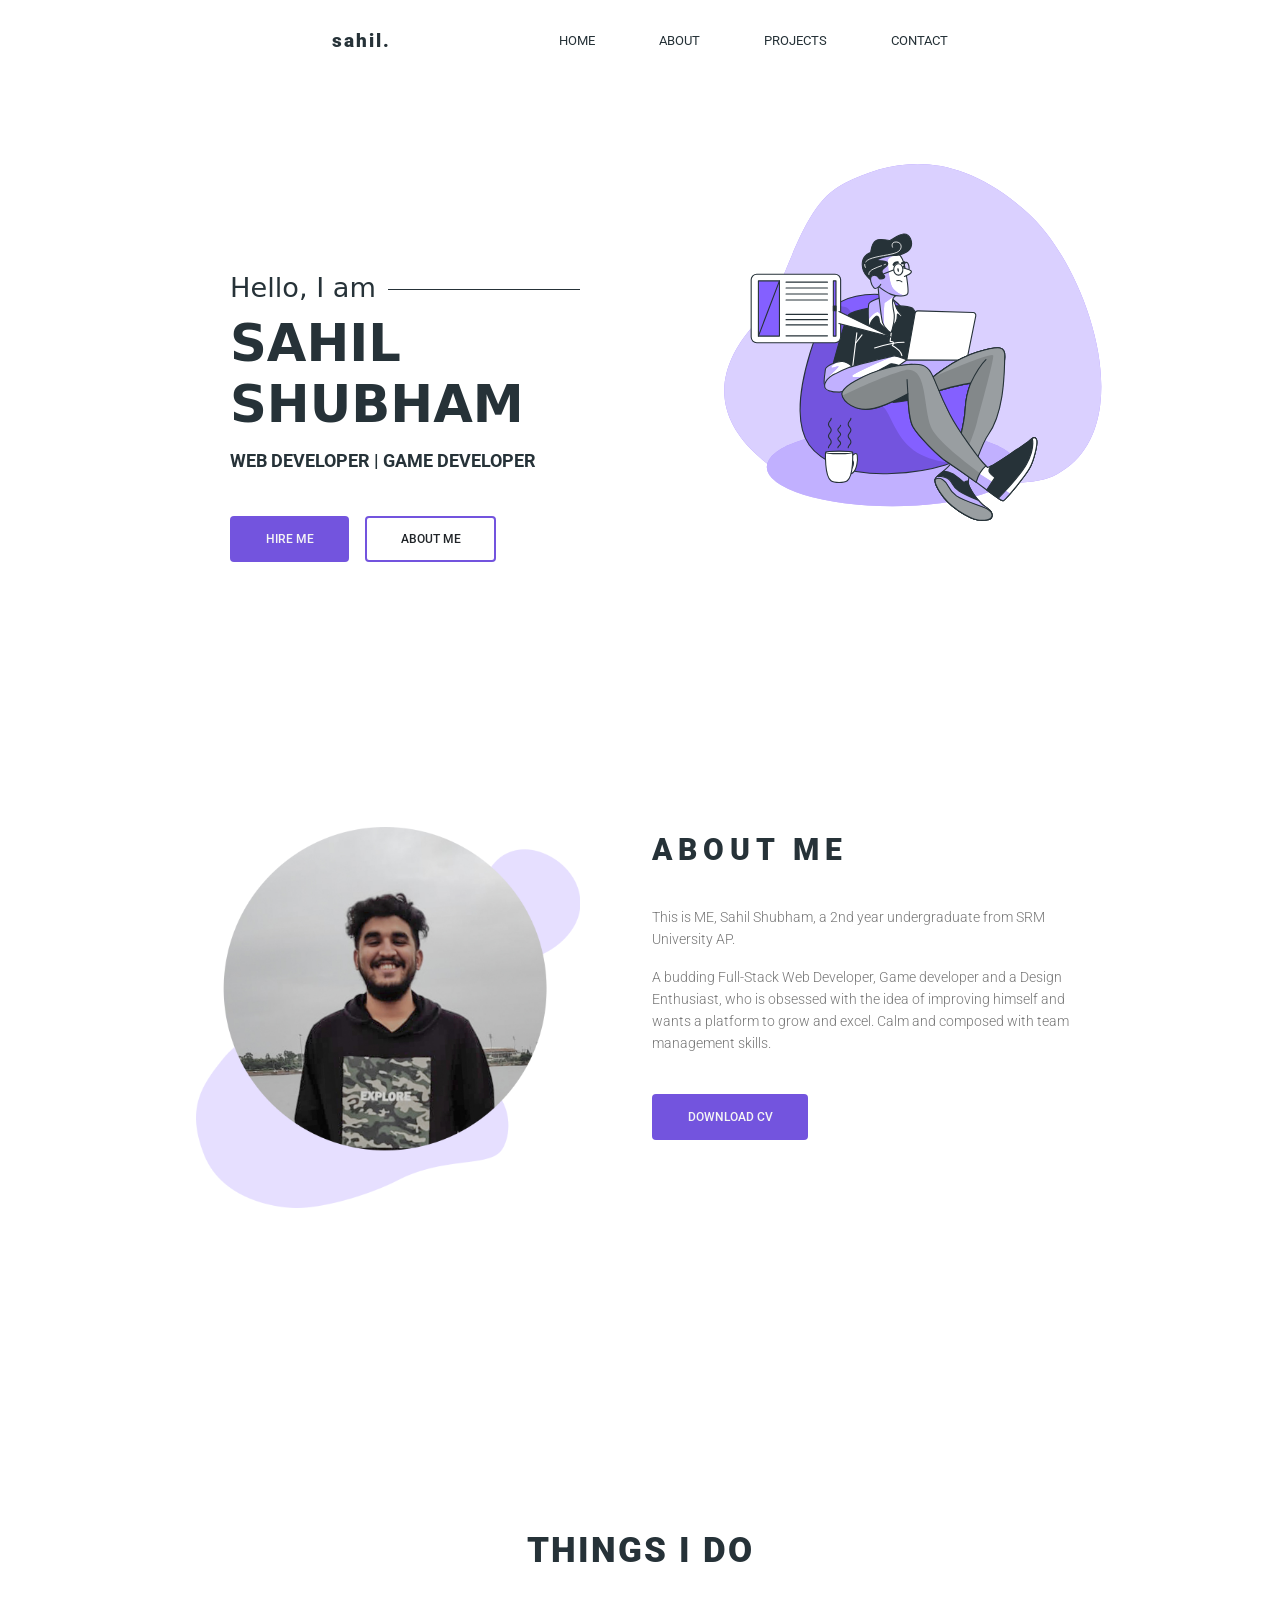
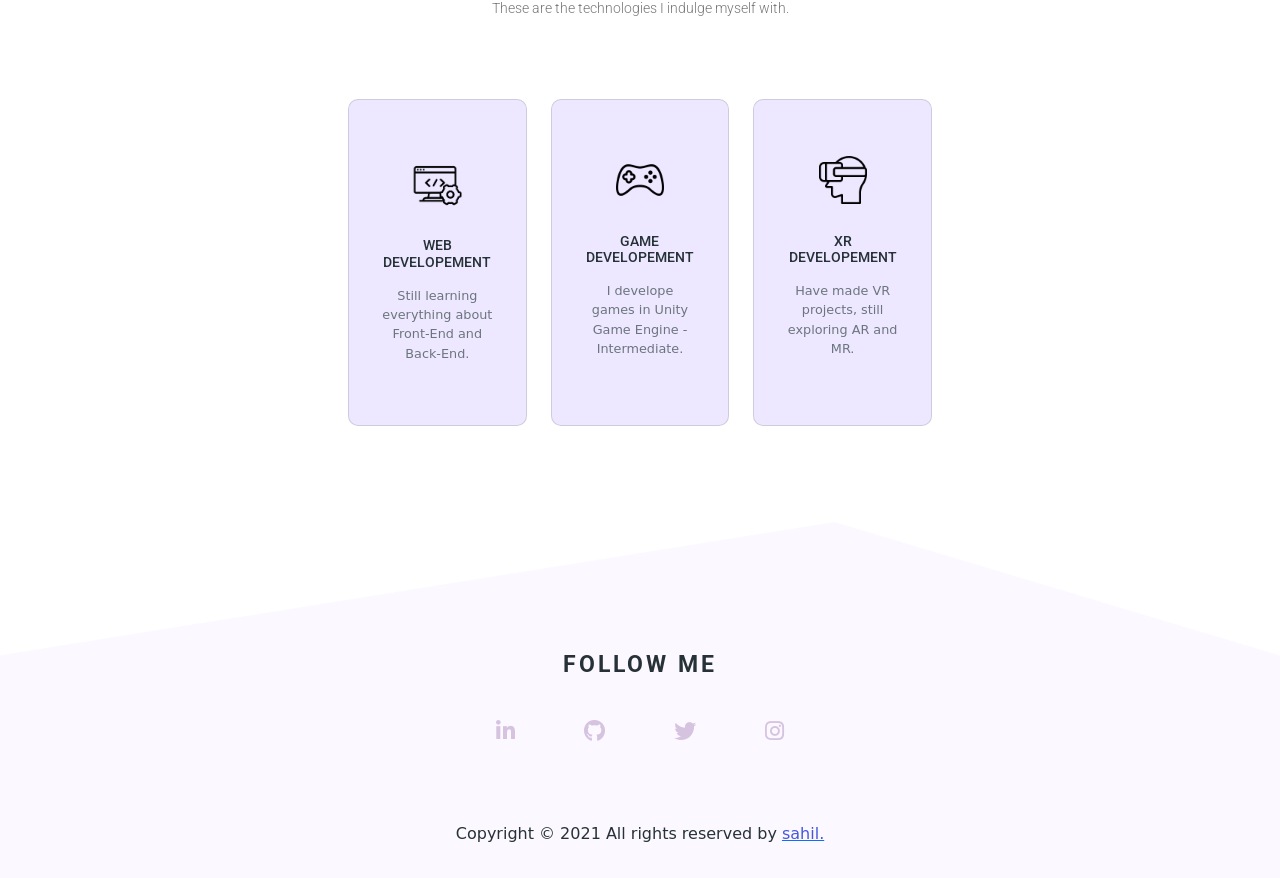
<file: index.html>
<!DOCTYPE html>
<html lang="en">
<head>
    <meta charset="UTF-8">
    <meta name="viewport" content="width=device-width, initial-scale=1">
    <title>Sahil</title>

    <!-- bootstrap css file -->
    <link rel="stylesheet" href="./css/bootstrap.min.css">

    <!-- font awesome icons -->
    <link rel="stylesheet" href="./css/all.min.css">

    <!-- custom css file -->
    <link rel="stylesheet" href="./css/style.css">
    
    <!-- global css file -->
    <link rel="stylesheet" href="./css/global.css">
    
    <!-- responsive css file -->
    <link rel="stylesheet" href="./css/responsive.css">


    <!-- google fonts -->
    <link rel="preconnect" href="https://fonts.gstatic.com">
    <link href="https://fonts.googleapis.com/css2?family=Roboto:wght@100;300;400;500;700;900&display=swap" rel="stylesheet">


</head>
<body>

    <!-- ============================== Start Header Area ============================== -->

    <header class="header_area">
        <div class="main-menu">
            <nav class="navbar navbar-expand-lg navbar-light">
                <div class="container-fluid">
                  <a class="navbar-brand" href="#">sahil.</a>
                  <button class="navbar-toggler" type="button" data-bs-toggle="collapse" data-bs-target="#navbarNav" aria-controls="navbarNav" aria-expanded="false" aria-label="Toggle navigation">
                    <span class="navbar-toggler-icon"></span>
                  </button>
                  <div class="collapse navbar-collapse" id="navbarNav">
                    <div class="me-auto"></div>
                    <ul class="navbar-nav">
                      <li class="nav-item">
                        <a class="nav-link active" aria-current="page" href="#home" >Home</a>
                      </li>
                      <li class="nav-item">
                        <a class="nav-link" href="#about">About</a>
                      </li>
                      <li class="nav-item">
                        <a class="nav-link" href="#projects">Projects</a>
                      </li>
                      <li class="nav-item">
                        <a class="nav-link" style="padding-right: 0;" href="#contact">Contact</a>
                      </li>
                      
                    </ul>
                  </div>
                </div>
              </nav>
        </div>
    </header>

    <!-- ============================== End Header Area ============================== -->
    

    <!-- ============================== Start Main Area ============================== -->
    
    <main id="home" class="site-main">

        <!-- ============================== Start Banner Area ============================== -->
            <section class="site-banner">
                <div class="container">
                    <div class="row center-this">
                        <div class="col-lg-6 col-md-6 col-sm-12 site-title">
                          <div class="site-intro">
                            <h3 class="">Hello, I am</h3>
                            <h1 class=" site-name text-uppercase">Sahil Shubham</h1>
                            <h4 class="title-text text-uppercase">Web Developer | game developer</h4>
                            <div class="site-buttons">
                                <div class="d-flex flex-row flex-warp">
                                    <button type="button" class="btn button primary-button mr-4 text-uppercase">Hire Me</button>
                                    <button type="button" class="btn button secondary-button text-uppercase">About Me </button>
                                </div>
                            </div>
                          </div>
                        </div>
                        <div class="col-lg-6 col-md-6 col-sm-12 banner-image">
                          <div class="banner-image-inside">
                            <img src="./img/banner/bannerrrrr2.svg" alt="banner-img" class="">

                          </div>
                        </div>
                    </div>
                </div>
            </section>
        <!-- ============================== End Banner Area ============================== -->

        <!-- ============================== Start About Area ============================== -->

            <section id="about" class="about-area">
              <div class="">
                <div class="row">
                  <div class="col-lg-6 col-md-6 col-sm-12 idk">
                    <div class="about-image">
                      <img src="./img/saaaahillllll.png" alt="about us image ">
                    </div>
                  </div>
                  <div class="col-lg-6 col-md-6 col-sm-12 about-title">
                    <h2 class="text-uppercase about-header">
                      <span class="title-text">About Me</span>
                    </h2>
                    <div class="paragraph">
                      <p class="para">
                        This is ME, Sahil Shubham, a 2nd year undergraduate from SRM University AP.
                      </p>
                      <p class="para">
                        
                        A budding Full-Stack Web Developer, Game developer and a Design Enthusiast,
                        who is obsessed with the idea of improving himself and wants a platform to grow and excel.
                        Calm and composed with team management skills.
                      </p>
                    </div>
                    <div class="button-cv">
                      <button type="button" class="btn button primary-button text-uppercase">Download cv</button>
                    </div>
                  </div>
                </div>
              </div>
            </section>

        <!-- ============================== End About Area ============================== -->


        <!-- ============================== Start Service Area ============================== -->

            <section id="projects" class="services-area">
              <div class="container">
                <div class="row">
                  <div class="col-lg-12 text-center services-title">
                    <h1 class="text-uppercase title-text">Things i do</h1>
                    <p class="para services-subtitile">
                      These are the technologies I indulge myself with.
                    </p>
                  </div>
                </div>
                <div class="container services-list">
                  <div class="row">

                    <div class="col-lg-4 card-group">
                      <div class="services card">
                        <div class="services-img text-center py-4">
                          <img src="./img/services/s1.png" alt="services-1" style="width: 3.3rem;">
                        </div>
                        <div class="card-body text-center">
                          <h5 class="card-title text-uppercase font-roboto">Web Developement</h5>
                          <p class="card-text text-secondary">
                            Still learning everything about Front-End and Back-End.
                          </p>
                        </div>
                      </div>
                    </div>

                    <div class="col-lg-4 card-group">
                      <div class="services card">
                        <div class="services-img text-center py-4">
                          <img src="./img/services/s2.png" alt="services-1">
                        </div>
                        <div class="card-body text-center">
                          <h5 class="card-title text-uppercase font-roboto">Game Developement</h5>
                          <p class="card-text text-secondary">
                            I develope games in Unity Game Engine - Intermediate.
                          </p>
                        </div>
                      </div>
                    </div>

                    <div class="col-lg-4 card-group">
                      <div class="services card">
                        <div class="services-img text-center py-4">
                          <img src="./img/services/s3.png" alt="services-1">
                        </div>
                        <div class="card-body text-center">
                          <h5 class="card-title text-uppercase font-roboto">XR Developement</h5>
                          <p class="card-text text-secondary">
                            Have made VR projects, still exploring AR and MR.
                          </p>
                        </div>
                      </div>
                    </div>

                  </div>
                </div>
              </div>
            </section>

        <!-- ============================== End Service Area ============================== -->
        

    </main>

    <!-- ============================== End Main Area ============================== -->
    
    <!-- ============================== Start Footer Area ============================== -->

    <footer id="contact" class="footer-area">
      <div class="container">
        <div class="">
          <div class="site-logo text-center py-4">
            <!-- <a href=""><img src="./img/logo.png" alt="logo"></a> -->
          </div>
          <div class="social text-center">
            <h5 class="text-uppercase">Follow Me</h5>
            <a href="https://www.linkedin.com/in/soilshubham/" target="_blank"><i class="fab fa-linkedin-in"></i></a>
            <a href="https://github.com/soilshubham" target="_blank"><i class="fab fa-github"></i></a>
            <a href="https://twitter.com/soilshubham" target="_blank"><i class="fab fa-twitter"></i></a>
            <a href="https://www.instagram.com/soilshubham/" target="_blank"><i class="fab fa-instagram"></i></a>
          </div>
          <div class="copyrights text-center">
            <div class="para">
              Copyright © 2021 All rights reserved by 
              <a href="">
                <span style="color: var(--primary-color);">sahil.</span>
              </a>
            </div>
          </div>
        </div>
      </div>
    </footer>

    <!-- ============================== End Footer Area ============================== -->


    <!-- jquery js file -->
    <script src="./js/jquery.js"></script>

    <!-- bootstrap js file -->
    <script src="./js/bootstrap.min.js"></script>

    <!--  custom js file  -->
    <script src="./js/main.js"></script>
    
</body>
</html>
</file>
<file: css/style.css>
html, body{
    margin: 0%;
    box-sizing: border-box;
    width: 100%;
    height: 100%;
    color: var(--text-color2);
    max-width: 100%;
    scroll-behavior: smooth;
}

/* CSS Variables */
:root{
    --primary-color: #4458dc;
    --primary-color2: #7354de;
    --title-color: #141313;
    --text-color: #777777;
    --text-color2: #263238;  
    --border-color: #201f1f17;  
    --gradient-color: linear-gradient(90deg, #5d54de 0%, #7354de 100%);
    --shadow-color:  0px 10px 30px rgba(118, 85, 225, 0.3);
    --box-shadow: 0px 8px 28px rgba(198, 182, 255, 0.692);
    --roboto: 'Roboto', sans-serif;
}

/* Start Navigation */


    .header_area .main-menu{
        transition: 0.6s;
        position: fixed;
        top: 0;
        width: 100vw;

    }

    .header_area .main-menu .navbar .navbar-brand{
        padding: 0 0rem 0 0rem;
    }

    .header_area .main-menu .navbar{
        padding: 1rem 20rem;
        background: white;

    }

    .header_area .main-menu .nav-item .nav-link{
        font: normal 400 13px/2px var(--roboto);
        text-transform: uppercase;
        margin: 0.8rem 0;
        padding: 0.7rem 2rem;
        color: var(--text-color2);
    }

    .header_area .main-menu .navbar .navbar-brand{
        font: normal 500 1.2rem/2px var(--roboto);
        color: var(--text-color2);
        font-weight: 900;
        letter-spacing: 2px;
    }

    .header_area .main-menu .navbar-nav .active a{
        color: var(--primary-color2);
    }

    .header_area .main-menu .navbar-nav a:hover{
        color: var(--primary-color2);
    }

/* End Navigation */

/* Start Banner Area */

    .site-main .site-banner {
        padding-top: 6rem;
    }
    .site-main .site-banner .site-title{
        padding-left: 0rem;
    }

    .site-main .site-banner .site-title h3{
        padding-top: 0;
        padding-bottom: 0%;
        font-size: 1.7rem;
        font-weight: 100;
    }

    .site-main .site-banner .site-title h3::after{
        content: "";
        height: 0.5px;
        width: 15vw;
        background: var(--text-color2);
        display: inline-block;
        margin-left: 3%;
        transform: translateY(-8px);
    }

    .site-main .site-banner .site-title h1{
        font-size: 3.2rem;
        font-weight: 700;
        padding: 0;
    }
    .site-main .site-banner .site-title h4{
        font-size: 1.1rem;
        margin-top: -0.3rem;
        font-weight: 700;
        padding: 0;

    }

    .site-main .site-banner .banner-image > img{
        margin-top: -3rem;
        width: 40vw;
    }

    .site-main .site-banner .site-buttons{
        margin-top: 2rem;
    }
    
/* End Banner Area */


/* Start About Area */

    .site-main .about-area{
        padding: 15rem 5rem 8rem 5rem;
    }

    .site-main .about-area .about-title h2 > span{
        display: block;
        font-weight: 900;
        letter-spacing: 6px;
        line-height: 2.9rem;
    }

    .site-main .about-area .about-title .paragraph{
        width:35vw;
        padding: 1.5rem 0 1.5rem 0;
    }

    .site-main .about-area .about-image img{
        width: 27rem;
        float: right;
        padding: 0rem 3rem 0 0;
    }

/* End About Area */

/* Start Services Area */

    .site-main .services-area{
        padding: 12rem 7rem 2rem 7rem;
    }
    
    .site-main .services-area .services-title{
        padding: 0rem 14rem;
    }
    .site-main .services-area .services-title h1{
        font-size: 35px;
        font-weight: 900;
        letter-spacing: 2px;
    }
    .site-main .services-area .services-title .services-subtitile{
        padding-top: 1rem;
    }

    .site-main .services-area .services-list{
        padding: 3rem 17.5vw;
    }

    .site-main .services-area .services{
        background: #e6dfffb9;
        padding: 2rem 0;
        margin: 1rem 0rem;
        transition: box-shadow 0.2s ease;
        border-radius: 10px;
    }

    .site-main .services-area .services .card-title{
        font-size: 0.85rem;
    }

    .site-main .services-area .services .card-body{
        padding: 0.3rem 2rem 1.4rem;
    }

    .site-main .services-area .services .services-img img{
        width: 3rem;
    }

    .site-main .services-area .services .card-text{
        font-size: 0.8rem;
        padding: 0.5rem 0;
    }

    .site-main .services-area .services:hover{
        box-shadow: var(--box-shadow);
    }

/* End Services Area */

/* Start Footer Area */

    footer.footer-area{
        padding: 5rem 0 2rem 0;
        background: url(../img/footer-bg.png);
        background-repeat: no-repeat;
        background-size: cover;
    }

    footer.footer-area .social h5{
        font: normal 700 23px/30px var(--roboto);
        letter-spacing: 3px;

    }
    
    footer.footer-area .social a > i{
        font-size: 22px;
        margin: 2rem;
        padding: 0;
        color: rgb(214, 195, 224);
    }
    
    footer.footer-area .social a:hover > i{
        color: var(--primary-color2);
    }

    footer.footer-area .copyrights{
        margin-top: 3rem;

    }
    /* End Footer Area */
</file>
<file: css/global.css>
.title-text{
    font: normal 700 30px/45px var(--roboto);
}

.text-uppercase{
    text-transform: uppercase;
}

.font-roboto{
    font-family: var(--roboto);
}

p.para{
    color: var(--text-color);
    font: normal 300 14px/22px var(--roboto);
}

.button{
    padding: .7rem 2.1rem;
    font: normal 500 12px/20px var(--roboto);
    position: relative;
    border-radius: 4px;
    margin-right: 4%;
    transition: background .2s ease;
}

.button.primary-button{
    background: var(--primary-color2);
    color: whitesmoke;
    border-color: transparent;
    border-width: 2px;
}

.button.primary-button:hover{
    background: transparent;
    color: black;
    border-color: var(--primary-color2);
}

.button.secondary-button{
    background: transparent;
    border-color: var(--primary-color2);
    border-width: 2px;
}

.button.secondary-button:hover{
    background: var(--primary-color2);
    color: whitesmoke;
    border-color: transparent;
}


.navbar_fixed{
    background: white;
    box-shadow: 0px 0px 35px rgba(198, 182, 255, 0.37);
    z-index: 999;
    transition: background 0.7s ease;
    

}
</file>
<file: css/responsive.css>
/* Extra small devices (phones, 600px and down) */
@media only screen and (max-width: 600px) {
    
    /* ======== navbar ======== */
    .header_area .main-menu .navbar{
        padding: 0.8rem 3rem;
    }

    .navbar-toggler{
        font-size: 13px;
    }
    .header_area .main-menu .nav-item .nav-link{
        font: normal 400 13px/2px var(--roboto);
        text-transform: uppercase;
        margin: 0.8rem 0;
        padding: 0.7rem 0rem;
        color: var(--text-color2);
    }

    .header_area .main-menu .navbar .navbar-brand{
        padding: 0 0rem 0 0rem;
        font-size: 16px;
    }
    /* ======= banner ========== */
    
    .site-main .site-banner .site-title{
        padding-left: 0rem;
        padding-top: 20rem;
    }

    .site-intro{
        padding-left: 2rem;
    }

    .site-main .site-banner .site-title h1{
        font-size: 1.8rem;
        width: 20rem;

    }

    .site-main .site-banner .site-title h4{
        font-size: 0.8rem;
        width: 20rem;
        margin: 0;
        padding-left: 0;
    }

    .site-main .site-banner .site-title h3{
        font-size: 1.2rem;
        padding-top: 0;
    }

    .site-main .site-banner .site-title h3::after{
        width: 30vw;
        margin-left: 4%;
        transform: translateY(-5px);
        height: 0.5px;
    }

    .site-main .site-banner .banner-image .banner-image-inside{
        display: flex;
        justify-content: center;
        width: 100%;
        margin-top: -145vw;
        margin-left: 0;
        margin-right: 0;
        width: 100%;
    }
    
    .site-main .site-banner .banner-image .banner-image-inside > img{
        width: 100vw;
    }

    .button{
        padding: .6rem 1.7rem;
        margin-top: -1rem;
    }

    /* ======== about area ========== */

    .site-main .about-area .about-image{
        display: flex;
        justify-content: center;
        width: 100%;
    }

    .site-main .about-area .about-image img{
        padding: 0rem 6rem;
        width: 100vw;
    }

    .site-main .about-area .row{
        width: 100vw;
    }

    .idk{
        width: 100vw;
    }
    

    .site-main .about-area .about-title h2{
        margin-top: 3.2rem;

    }

    .site-main .about-area .about-title{
        width: 100vw;
    }

    .site-main .about-area .about-title .title-text{
        text-align: center;
    }

    .site-main .about-area .about-title h2 > span{
        line-height: 2rem;
        letter-spacing: 5px;
        font-size: 25px;
        width: 100vw;
        padding-left: 0rem;
    }

    .site-main .about-area{
        padding: 18rem 0rem 8rem 0rem;
        width: 100vw;
    }

    .site-main .about-area .about-title .paragraph{
        width:100vw;
        padding: 1.7rem 2.4rem 2rem 2.4rem;
        text-align:center;
    }

    .site-main .about-area .about-title .paragraph .para{
        font-size: 11px;
        letter-spacing: 1px;
        width: 100%;
    }

    .site-main .about-area .about-title .button-cv{
        text-align: center;
        width: 100vw;
    }

    /* ======== things i do ========= */

    .site-main .services-area {
        width: 100vw;
        padding: 0;

    }

    .site-main .services-area .services{
        background: #e6dfffb9;
        padding: 2rem 0;
        margin: 1rem 8%;
        transition: box-shadow 0.2s ease;
        border-radius: 10px;
    }

    .site-main .services-area .services-list{
        padding: 3rem 0;
    }

    .site-main .services-area .services-title{
        padding: 0rem 0rem;
    }
    .site-main .services-area .services-title h1{
        font-size: 25px;
    }
    .site-main .services-area .services-title .services-subtitile{
        font-size: 11px;
    }

    /* ========== footer========= */

    footer.footer-area{
        width: 100vw;
        padding: 5rem 0 2rem 0;
    }

    footer.footer-area .social h5{
        margin-top: 7rem;
        font-size: 16px;
    }

    footer.footer-area .social a > i{
        font-size: 18px;
        margin: 1rem;
    }

    footer.footer-area .copyrights{
        font-size: 13px;
    }
}

/* Small devices (portrait tablets and large phones, 600px and up) */


@media only screen and (min-device-width : 600px) {

    
    .site-main .site-banner .site-title{
        padding-top: 11rem;
        padding-left: 10rem;
    }

    .site-intro{

    }

    .site-main .site-banner .site-title h1{


    }

    .site-main .site-banner .site-title h4{

    }

    .site-main .site-banner .site-title h3{

    }

    .site-main .site-banner .site-title h3::after{

    }

    .site-main .site-banner .banner-image .banner-image-inside{

    }
    
    .site-main .site-banner .banner-image .banner-image-inside > img{
        margin-top: -10%;

    }

    .button{

    }
    
}

/* Medium devices (landscape tablets, 768px and up) */
@media only screen and (min-width: 768px) {
}

/* Large devices (laptops/desktops, 992px and up) */
@media only screen and (min-width: 992px) {

}

/* Extra large devices (large laptops and desktops, 1200px and up) */
@media only screen and (min-width: 1200px) {
    

}
</file>
